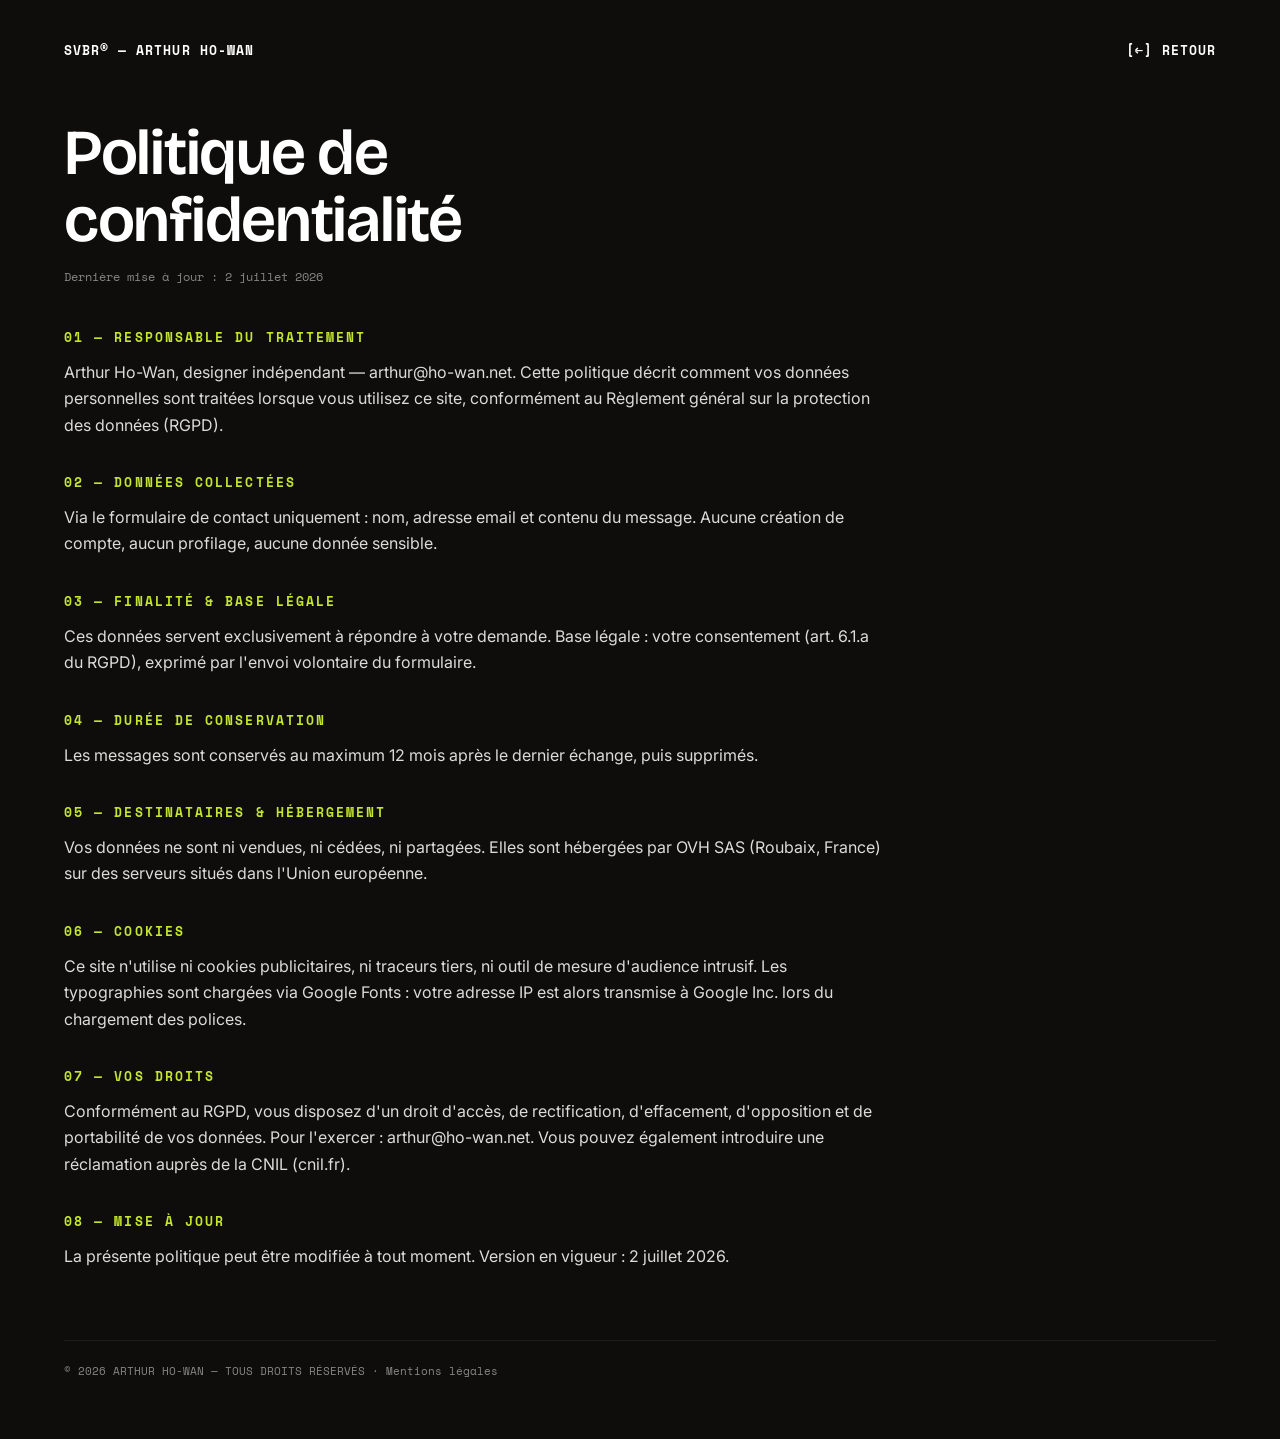
<file: confidentialite.html>
<!DOCTYPE html>
<html lang="fr">
<head>
  <meta charset="UTF-8" />
  <meta name="viewport" content="width=device-width, initial-scale=1.0" />
  <title>Politique de confidentialité — Arthur Ho-Wan · SVBR®</title>
  <meta name="robots" content="noindex" />
  <link rel="preconnect" href="https://fonts.googleapis.com" />
  <link rel="preconnect" href="https://fonts.gstatic.com" crossorigin />
  <link href="https://fonts.googleapis.com/css2?family=Bricolage+Grotesque:wght@600&family=Inter:wght@400&family=Space+Mono:wght@400;700&display=swap" rel="stylesheet" />
  <style>
    * { margin:0; padding:0; box-sizing:border-box; }
    body { background:#0E0D0B; color:#fff; font-family:Inter,sans-serif; padding:40px clamp(20px,5vw,72px) 60px; }
    .mono { font-family:"Space Mono",monospace; font-size:13px; font-weight:700; letter-spacing:.08em; }
    .top { display:flex; justify-content:space-between; margin-bottom:60px; }
    a { color:inherit; text-decoration:none; }
    a:hover { color:#C4E72E; }
    h1 { font-family:"Bricolage Grotesque",sans-serif; font-weight:600; font-size:clamp(34px,5.4vw,64px); letter-spacing:-.02em; line-height:1.04; margin-bottom:14px; }
    .upd { font-family:"Space Mono",monospace; font-size:12px; opacity:.5; margin-bottom:40px; }
    h2 { font-family:"Space Mono",monospace; font-size:13px; font-weight:700; letter-spacing:.16em; color:#C4E72E; margin:34px 0 12px; }
    p { max-width:820px; font-size:16px; line-height:1.65; opacity:.85; }
    footer { margin-top:70px; padding-top:22px; border-top:1px solid rgba(255,255,255,.14); font-family:"Space Mono",monospace; font-size:11px; opacity:.5; }
  </style>
</head>
<body>
  <div class="top mono"><a href="index.html">SVBR® — ARTHUR HO-WAN</a><a href="index.html">[←] RETOUR</a></div>
  <h1>Politique de<br/>confidentialité</h1>
  <p class="upd">Dernière mise à jour : 2 juillet 2026</p>

  <h2>01 — RESPONSABLE DU TRAITEMENT</h2>
  <p>Arthur Ho-Wan, designer indépendant — arthur@ho-wan.net. Cette politique décrit comment vos données personnelles sont traitées lorsque vous utilisez ce site, conformément au Règlement général sur la protection des données (RGPD).</p>

  <h2>02 — DONNÉES COLLECTÉES</h2>
  <p>Via le formulaire de contact uniquement : nom, adresse email et contenu du message. Aucune création de compte, aucun profilage, aucune donnée sensible.</p>

  <h2>03 — FINALITÉ &amp; BASE LÉGALE</h2>
  <p>Ces données servent exclusivement à répondre à votre demande. Base légale : votre consentement (art. 6.1.a du RGPD), exprimé par l'envoi volontaire du formulaire.</p>

  <h2>04 — DURÉE DE CONSERVATION</h2>
  <p>Les messages sont conservés au maximum 12 mois après le dernier échange, puis supprimés.</p>

  <h2>05 — DESTINATAIRES &amp; HÉBERGEMENT</h2>
  <p>Vos données ne sont ni vendues, ni cédées, ni partagées. Elles sont hébergées par OVH SAS (Roubaix, France) sur des serveurs situés dans l'Union européenne.</p>

  <h2>06 — COOKIES</h2>
  <p>Ce site n'utilise ni cookies publicitaires, ni traceurs tiers, ni outil de mesure d'audience intrusif. Les typographies sont chargées via Google Fonts : votre adresse IP est alors transmise à Google Inc. lors du chargement des polices.</p>

  <h2>07 — VOS DROITS</h2>
  <p>Conformément au RGPD, vous disposez d'un droit d'accès, de rectification, d'effacement, d'opposition et de portabilité de vos données. Pour l'exercer : arthur@ho-wan.net. Vous pouvez également introduire une réclamation auprès de la CNIL (cnil.fr).</p>

  <h2>08 — MISE À JOUR</h2>
  <p>La présente politique peut être modifiée à tout moment. Version en vigueur : 2 juillet 2026.</p>

  <footer>© 2026 ARTHUR HO-WAN — TOUS DROITS RÉSERVÉS · <a href="mentions-legales.html">Mentions légales</a></footer>
</body>
</html>
</file>
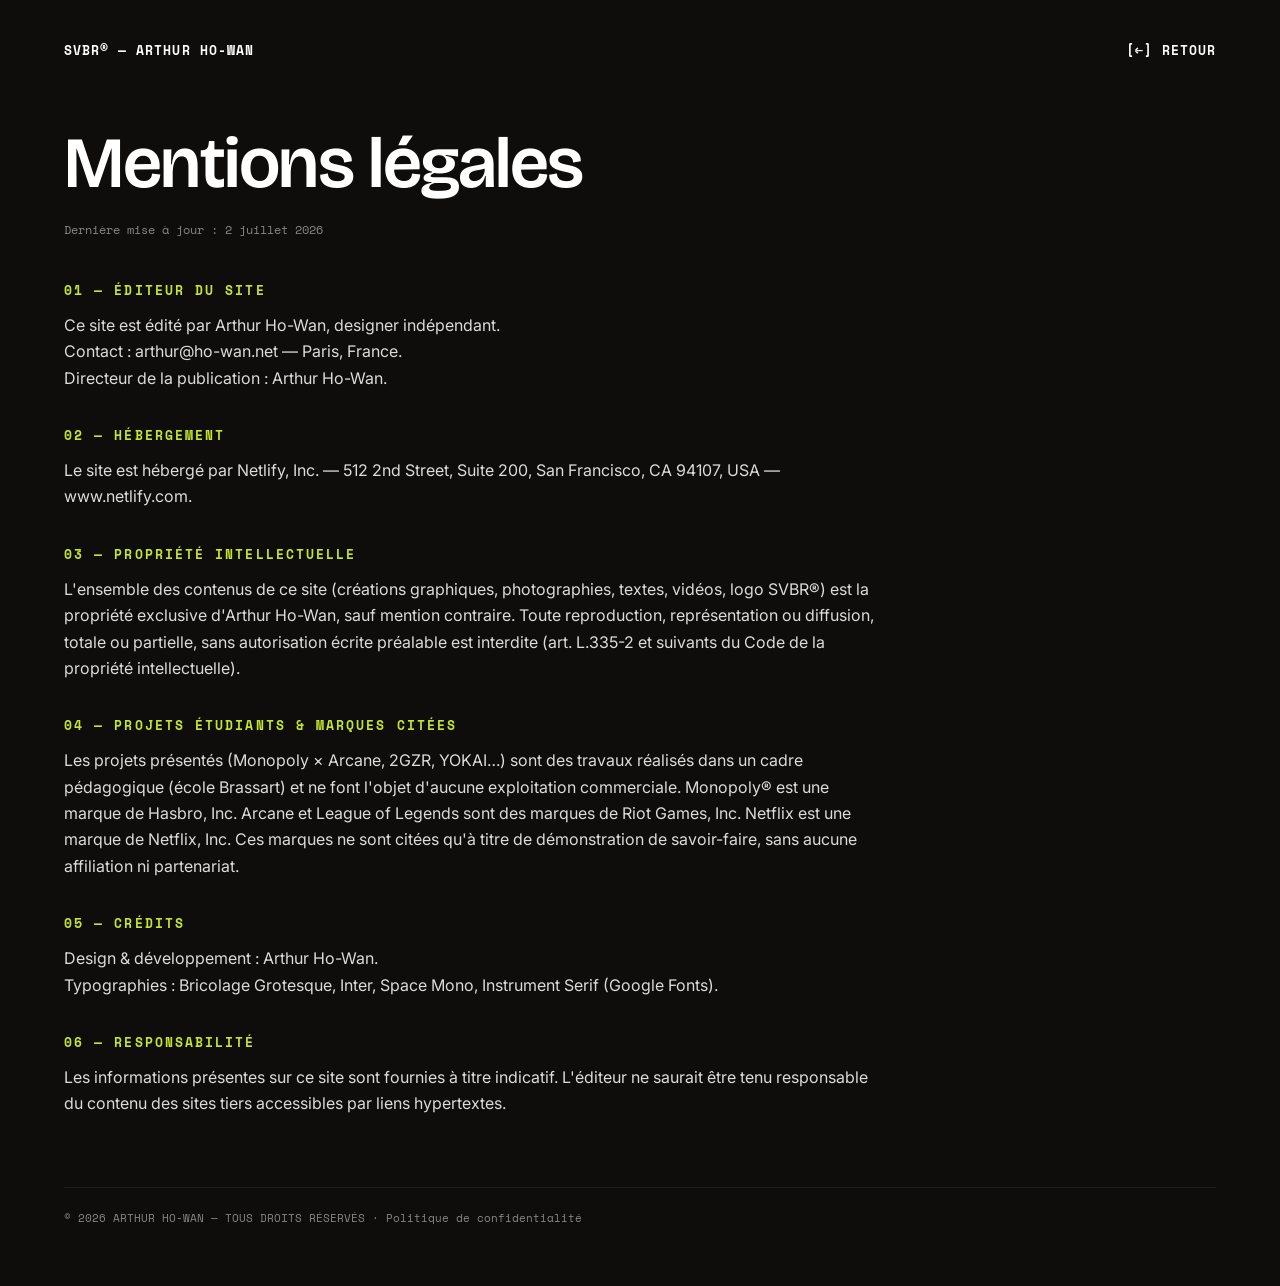
<file: mentions-legales.html>
<!DOCTYPE html>
<html lang="fr">
<head>
  <meta charset="UTF-8" />
  <meta name="viewport" content="width=device-width, initial-scale=1.0" />
  <title>Mentions légales — Arthur Ho-Wan · SVBR®</title>
  <meta name="robots" content="noindex" />
  <link rel="preconnect" href="https://fonts.googleapis.com" />
  <link rel="preconnect" href="https://fonts.gstatic.com" crossorigin />
  <link href="https://fonts.googleapis.com/css2?family=Bricolage+Grotesque:wght@600&family=Inter:wght@400&family=Space+Mono:wght@400;700&display=swap" rel="stylesheet" />
  <style>
    * { margin:0; padding:0; box-sizing:border-box; }
    body { background:#0E0D0B; color:#fff; font-family:Inter,sans-serif; padding:40px clamp(20px,5vw,72px) 60px; }
    .mono { font-family:"Space Mono",monospace; font-size:13px; font-weight:700; letter-spacing:.08em; }
    .top { display:flex; justify-content:space-between; margin-bottom:60px; }
    a { color:inherit; text-decoration:none; }
    a:hover { color:#C4E72E; }
    h1 { font-family:"Bricolage Grotesque",sans-serif; font-weight:600; font-size:clamp(38px,6vw,72px); letter-spacing:-.02em; margin-bottom:14px; }
    .upd { font-family:"Space Mono",monospace; font-size:12px; opacity:.5; margin-bottom:40px; }
    h2 { font-family:"Space Mono",monospace; font-size:13px; font-weight:700; letter-spacing:.16em; color:#C4E72E; margin:34px 0 12px; }
    p { max-width:820px; font-size:16px; line-height:1.65; opacity:.85; }
    footer { margin-top:70px; padding-top:22px; border-top:1px solid rgba(255,255,255,.14); font-family:"Space Mono",monospace; font-size:11px; opacity:.5; }
  </style>
</head>
<body>
  <div class="top mono"><a href="index.html">SVBR® — ARTHUR HO-WAN</a><a href="index.html">[←] RETOUR</a></div>
  <h1>Mentions légales</h1>
  <p class="upd">Dernière mise à jour : 2 juillet 2026</p>

  <h2>01 — ÉDITEUR DU SITE</h2>
  <p>Ce site est édité par Arthur Ho-Wan, designer indépendant.<br/>Contact : arthur@ho-wan.net — Paris, France.<br/>Directeur de la publication : Arthur Ho-Wan.</p>

  <h2>02 — HÉBERGEMENT</h2>
  <p>Le site est hébergé par Netlify, Inc. — 512 2nd Street, Suite 200, San Francisco, CA 94107, USA — www.netlify.com.</p>

  <h2>03 — PROPRIÉTÉ INTELLECTUELLE</h2>
  <p>L'ensemble des contenus de ce site (créations graphiques, photographies, textes, vidéos, logo SVBR®) est la propriété exclusive d'Arthur Ho-Wan, sauf mention contraire. Toute reproduction, représentation ou diffusion, totale ou partielle, sans autorisation écrite préalable est interdite (art. L.335-2 et suivants du Code de la propriété intellectuelle).</p>

  <h2>04 — PROJETS ÉTUDIANTS &amp; MARQUES CITÉES</h2>
  <p>Les projets présentés (Monopoly × Arcane, 2GZR, YOKAI…) sont des travaux réalisés dans un cadre pédagogique (école Brassart) et ne font l'objet d'aucune exploitation commerciale. Monopoly® est une marque de Hasbro, Inc. Arcane et League of Legends sont des marques de Riot Games, Inc. Netflix est une marque de Netflix, Inc. Ces marques ne sont citées qu'à titre de démonstration de savoir-faire, sans aucune affiliation ni partenariat.</p>

  <h2>05 — CRÉDITS</h2>
  <p>Design &amp; développement : Arthur Ho-Wan.<br/>Typographies : Bricolage Grotesque, Inter, Space Mono, Instrument Serif (Google Fonts).</p>

  <h2>06 — RESPONSABILITÉ</h2>
  <p>Les informations présentes sur ce site sont fournies à titre indicatif. L'éditeur ne saurait être tenu responsable du contenu des sites tiers accessibles par liens hypertextes.</p>

  <footer>© 2026 ARTHUR HO-WAN — TOUS DROITS RÉSERVÉS · <a href="confidentialite.html">Politique de confidentialité</a></footer>
</body>
</html>
</file>
